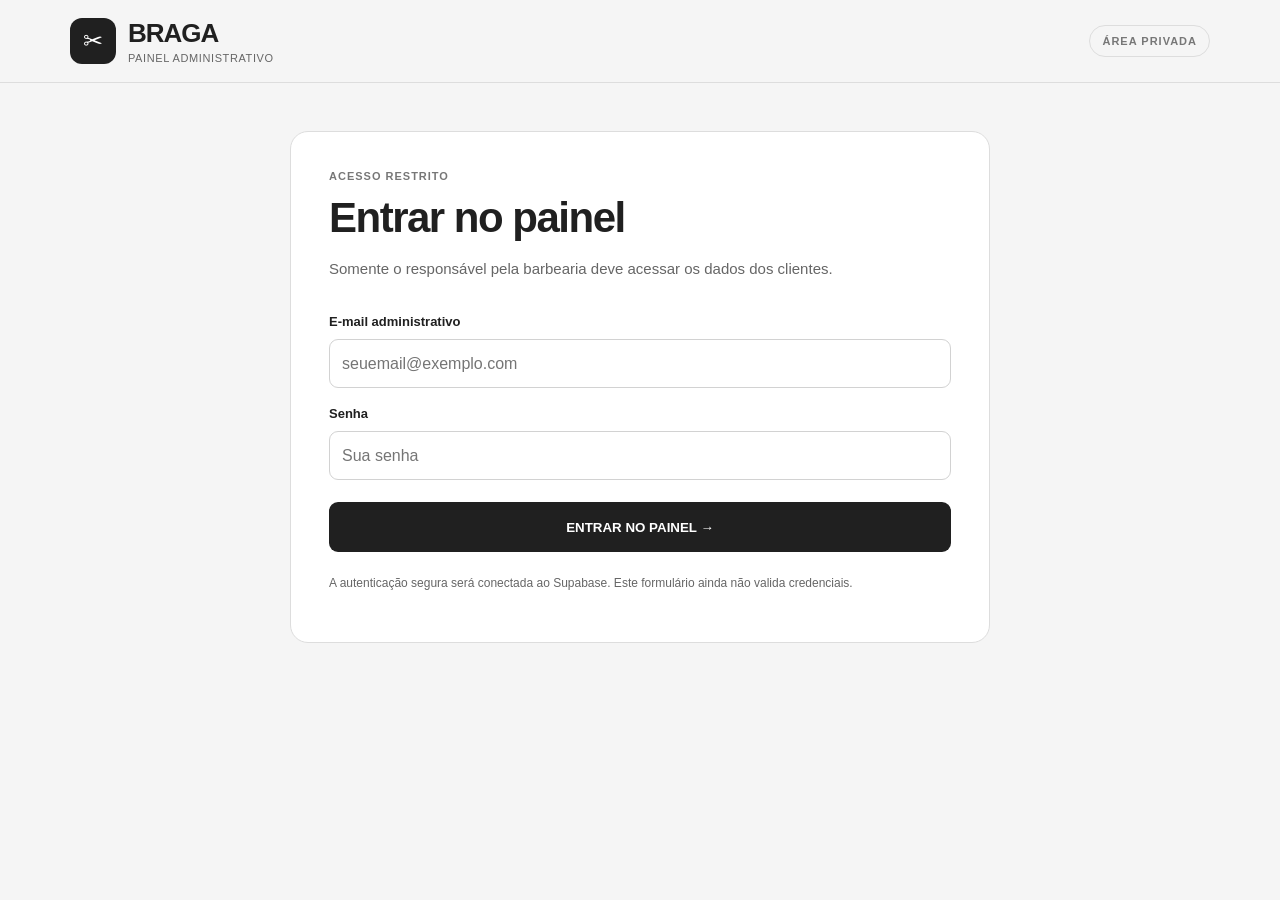
<file: admin.html>
<!doctype html>
<html lang="pt-BR"><head><meta charset="utf-8"><meta name="viewport" content="width=device-width,initial-scale=1">
<meta name="robots" content="noindex,nofollow"><title>Painel | BRAGA BARBEARIA</title><link rel="stylesheet" href="admin.css"></head>
<body><header><a class="brand" href="index.html"><span class="mark">✂</span><span><b>BRAGA</b><small>PAINEL ADMINISTRATIVO</small></span></a><span class="secure">ÁREA PRIVADA</span></header>
<main>
<section class="login" id="loginPanel"><p class="eyebrow">ACESSO RESTRITO</p><h1>Entrar no painel</h1><p class="muted">Somente o responsável pela barbearia deve acessar os dados dos clientes.</p>
<form id="loginForm"><label for="email">E-mail administrativo</label><input id="email" type="email" placeholder="seuemail@exemplo.com" required><label for="password">Senha</label><input id="password" type="password" placeholder="Sua senha" required><button type="submit">ENTRAR NO PAINEL →</button><p class="note" id="loginMessage">A autenticação segura será conectada ao Supabase. Este formulário ainda não valida credenciais.</p></form></section>
<section class="dashboard" id="dashboard" hidden><div class="dash-head"><div><p class="eyebrow">VISÃO GERAL</p><h1>Agenda do dia</h1></div><button class="secondary" id="logout">Sair</button></div>
<label for="agendaDate">Escolha a data</label><input id="agendaDate" type="date"><p class="muted">Toque em um agendamento para abrir os detalhes.</p><div id="appointments" class="appointments"></div><p class="note">Estes são dados demonstrativos. O painel só deve exibir clientes reais após a autenticação e o banco de dados serem configurados.</p></section>
</main><script src="admin.js"></script></body></html>
</file>
<file: admin.css>
:root{--bg:#f5f5f5;--ink:#202020;--muted:#666;--line:#ddd;--panel:#e8e8e8}*{box-sizing:border-box}body{margin:0;background:var(--bg);color:var(--ink);font-family:Arial,Helvetica,sans-serif}a{color:inherit;text-decoration:none}header{padding:18px clamp(20px,6vw,70px);display:flex;justify-content:space-between;align-items:center;border-bottom:1px solid var(--line)}.brand{display:flex;align-items:center;gap:12px}.mark{height:46px;width:46px;border-radius:12px;background:var(--ink);color:#fff;display:grid;place-items:center;font-size:24px}.brand b,.brand small{display:block}.brand b{font-size:26px;letter-spacing:-1px}.brand small{font-size:11px;color:var(--muted);margin-top:3px;letter-spacing:.6px}.secure,.eyebrow{font-size:11px;font-weight:bold;letter-spacing:1px;color:#777}.secure{border:1px solid var(--line);border-radius:30px;padding:9px 12px}main{width:min(100% - 36px,700px);margin:0 auto;padding:48px 0 70px}.login,.dashboard{background:#fff;border:1px solid var(--line);border-radius:18px;padding:clamp(22px,5vw,38px)}h1{font-size:clamp(30px,7vw,42px);letter-spacing:-1.5px;margin:12px 0}.muted{color:var(--muted);font-size:15px;line-height:1.6;margin-bottom:25px}.eyebrow{margin:0}form{display:grid;gap:10px}label{font-size:13px;font-weight:bold;margin-top:8px}input{width:100%;min-height:49px;padding:12px;border:1px solid #d2d2d2;border-radius:9px;font:inherit;font-size:16px;background:#fff;color:var(--ink)}button{border:0;border-radius:9px;background:var(--ink);color:#fff;min-height:50px;padding:14px 18px;font-weight:bold;cursor:pointer;margin-top:12px}.note{font-size:12px;color:var(--muted);line-height:1.5}.dash-head{display:flex;justify-content:space-between;align-items:center;gap:12px}.secondary{background:var(--panel);color:var(--ink);margin:0}.appointments{display:grid;gap:9px;margin:18px 0}.appointment{width:100%;margin:0;background:#f3f3f3;color:var(--ink);border:1px solid var(--line);display:flex;align-items:center;justify-content:space-between;text-align:left;gap:12px}.appointment .time{font-weight:bold}.appointment small{display:block;color:var(--muted);font-weight:normal;margin-top:5px}.details{margin-top:8px;padding:16px;border-radius:10px;background:#f0f0f0;font-size:14px;line-height:1.8}.details p{margin:2px 0}.empty{color:var(--muted);padding:20px;border:1px dashed var(--line);border-radius:10px;text-align:center}@media(max-width:420px){header{align-items:flex-start}.secure{font-size:9px}.brand b{font-size:23px}.brand small{font-size:9px}.dash-head{align-items:flex-start}}
</file>
